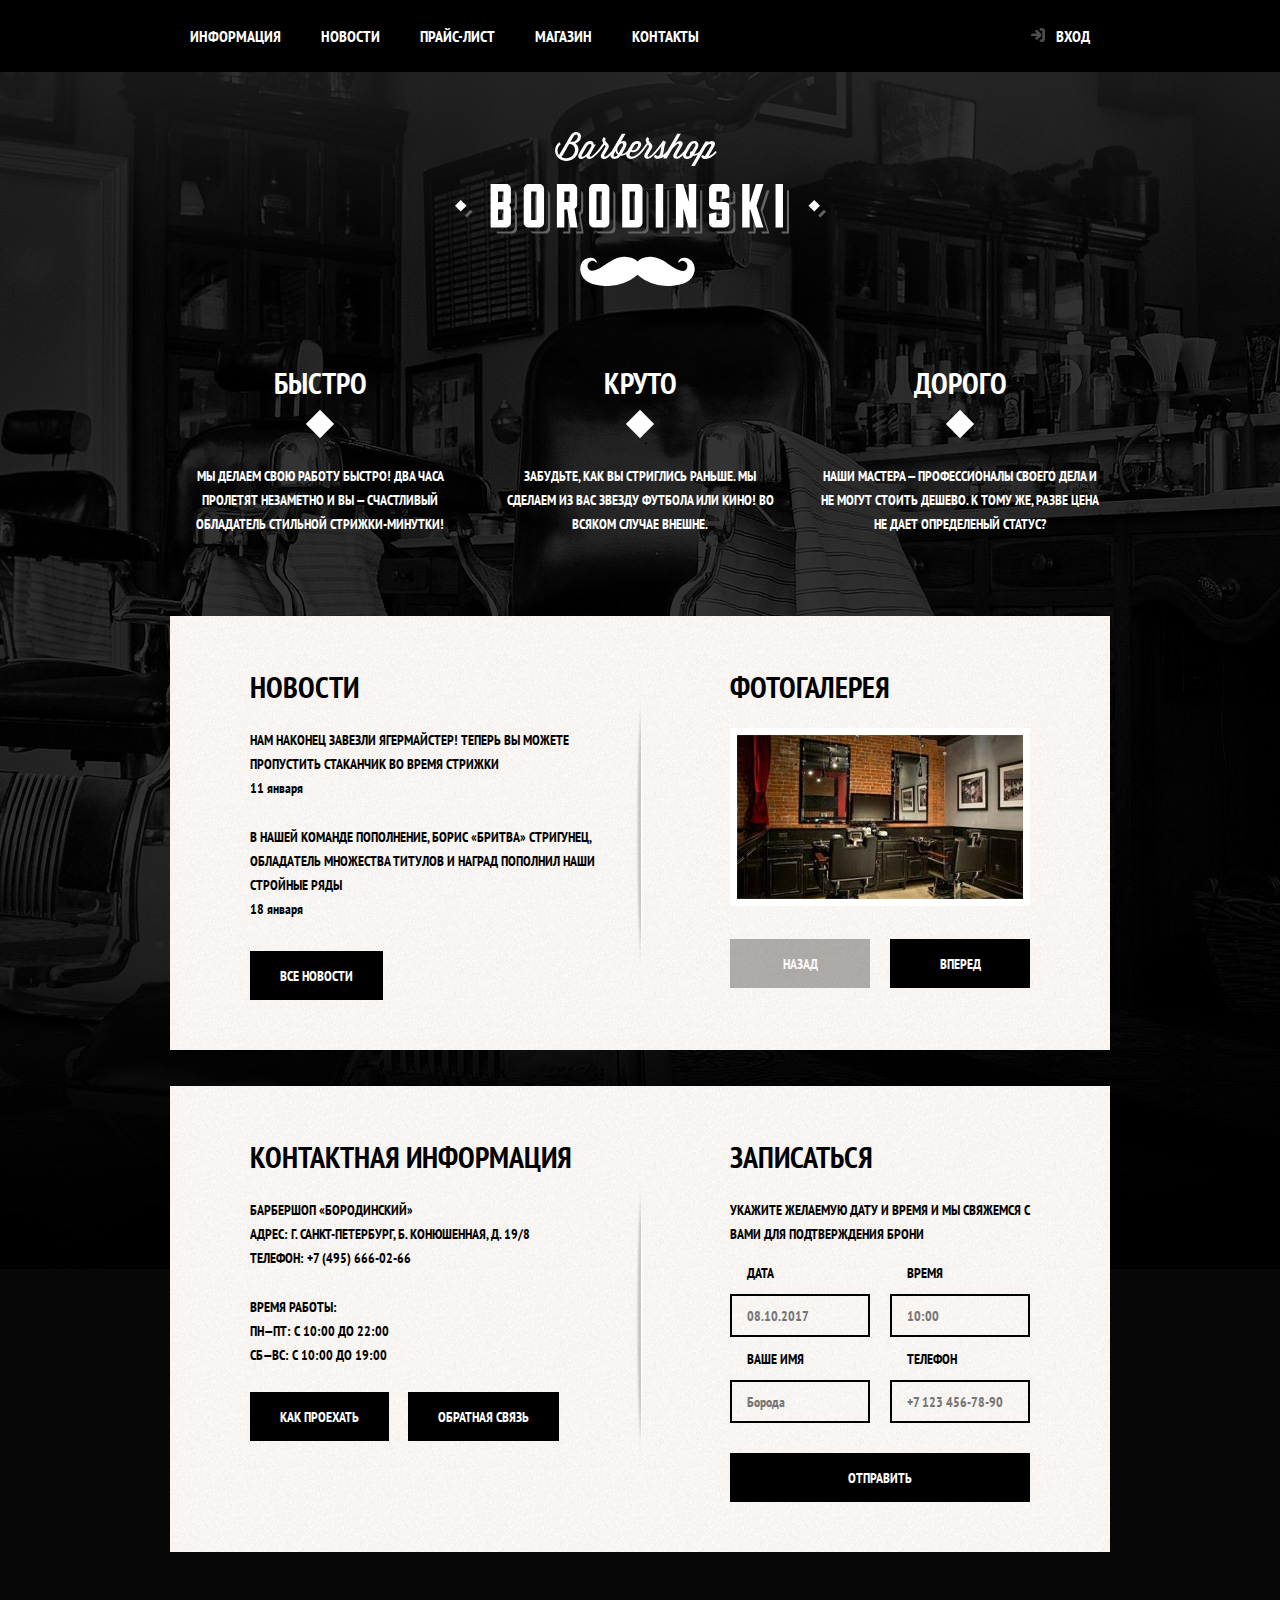
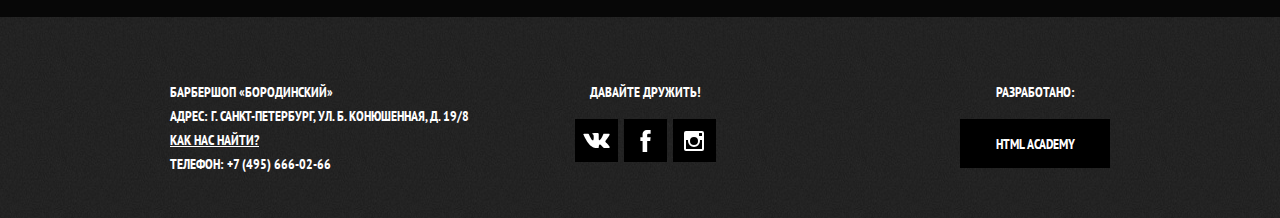
<file: index.html>
<!DOCTYPE html>
<html lang="ru">
  <head>
    <meta charset="utf-8">
    <title>Барбершоп «Бородинский»</title>
    <link href="https://fonts.googleapis.com/css?family=PT+Sans+Narrow:400,700&amp;subset=cyrillic" rel="stylesheet">
    <link href="css/normalize.css" rel="stylesheet">
    <link href="style.css" rel="stylesheet">
  </head>
  <body>

    <header class="main-header">
      <nav class="main-navigation">
        <a class="main-header-logo">
          <img src="img/index-logo.svg" width="371" height="155" alt="Логотип Барбершопа «Бородинский»">
        </a>
        <div class="main-navigation-wrapper">
          <div class="container">
            <ul class="site-navigation">
              <li><a href="#">Информация</a></li>
              <li><a href="#">Новости</a></li>
              <li><a href="price.html">Прайс-лист</a></li>
              <li><a href="catalog.html">Магазин</a></li>
              <li><a href="#">Контакты</a></li>
            </ul>
            <ul class="user-navigation">
              <li>
                <a class="login-link" href="login.html">Вход</a>
              </li>
            </ul>
          </div>
        </div>
      </nav>
    </header>

    <main class="container">

      <h1 class="visually-hidden">Барбершоп «Бородинский»</h1>

      <section class="features">
        <h2 class="visually-hidden">Преимущества</h2>
        <ul class="features-list">
          <li class="feature-item">
            <h3>Быстро</h3>
            <p>Мы делаем свою работу быстро! Два часа пролетят незаметно и вы — счастливый обладатель стильной стрижки-минутки!</p>
          </li>
          <li class="feature-item">
            <h3>Круто</h3>
            <p>Забудьте, как вы стриглись раньше. Мы сделаем из вас звезду футбола или кино! Во всяком случае внешне.</p>
          </li>
          <li class="feature-item">
            <h3>Дорого</h3>
            <p>Наши мастера — профессионалы своего дела и не могут стоить дешево. К тому же, разве цена не дает определеный статус?</p>
          </li>
        </ul>
      </section>

      <div class="index-columns">
        <section class="news">
          <h2>Новости</h2>
          <ul class="news-list">
            <li class="news-item">
              <p>Нам наконец завезли ягермайстер! Теперь вы можете пропустить стаканчик во время стрижки</p>
              <time datetime="2019-01-11">11 января</time>
            </li>
            <li class="news-item">
              <p>В нашей команде пополнение, Борис «Бритва» Стригунец, обладaтель множества титулов и наград пополнил наши стройные ряды</p>
              <time datetime="2019-01-18">18 января</time>
            </li>
          </ul>
          <a class="button" href="news.html">Все новости</a>
        </section>

        <section class="gallery">
          <h2>Фотогалерея</h2>
          <div class="gallery-container">
            <figure class="gallery-content">
              <a href="#"><img class="gallery-img" src="img/studio.jpg" width="286" height="164" alt=""></a>
            </figure>
            <button class="button gallery-button gallery-button-back" type="button" disabled>Назад</button>
            <button class="button gallery-button gallery-button-next" type="button">Вперед</button>
          </div>
        </section>
      </div>

      <div class="index-columns">
        <section class="contacts">
          <h2>Контактная информация</h2>
          <p>
            Барбершоп «Бородинский»<br>
            Адрес: г. Санкт-Петербург, Б. Конюшенная, д. 19/8<br>
            Телефон: +7 (495) 666-02-66
          </p>
          <p>
            Время работы:<br>
            пн—пт: с 10:00 до 22:00<br>
            сб—вс: с 10:00 до 19:00
          </p>
          <a class="button js-map-btn" href="#">Как проехать</a>
          <a class="button" href="#">Обратная связь</a>
        </section>

        <section class="appointment">
          <h2>Записаться</h2>
          <p class="appointment-info">Укажите желаемую дату и время и мы свяжемся с вами для подтверждения брони</p>
          <!-- Форма записи -->
          <form class="appointment-form" action="http://echo.htmlacademy.ru" method="post">
            <p class="appointment-item">
              <label for="appointment-date">Дата</label>
              <input id="appointment-date" type="text" name="date" value="" placeholder="08.10.2017">
            </p>
            <p class="appointment-item">
              <label for="appointment-time">Время</label>
              <input id="appointment-time" type="text" name="time" value="" placeholder="10:00">
            </p>
            <p class="appointment-item">
              <label for="appointment-name">Ваше имя</label>
              <input id="appointment-name" type="text" name="name" value="" placeholder="Борода">
            </p>
            <p class="appointment-item">
              <label for="appointment-phone">Телефон</label>
              <input id="appointment-phone" type="tel" name="phone" value="" placeholder="+7 123 456-78-90">
            </p>
            <button class="button" type="submit">Отправить</button>
          </form>
        </section>
      </div>
    </main>

    <footer class="main-footer">
      <div class="container">
        <p class="footer-contacts">
          Барбершоп «Бородинский»<br>
          Адрес: г. Санкт-Петербург, ул. Б. Конюшенная, д. 19/8<br>
          <a href="#">Как нас найти?</a><br>
          Телефон: +7 (495) 666-02-66
        </p>
        <div class="footer-social">
          <b>Давайте дружить!</b>
          <ul>
            <li><a class="social-button" href="#"><span class="visually-hidden">Вконтакте</span><svg xmlns="http://www.w3.org/2000/svg" width="27" height="15" viewBox="0 0 26.14 14.91"><path d="M26 13.47l-.09-.17a13.55 13.55 0 0 0-2.6-3q-.87-.83-1.1-1.12A1 1 0 0 1 22 8a10.27 10.27 0 0 1 1.22-1.78l.88-1.16q2.35-3.13 2-4L26 .94a.8.8 0 0 0-.4-.22 2.14 2.14 0 0 0-.87 0h-3.92a.51.51 0 0 0-.27 0h-.3a.6.6 0 0 0-.15.14.93.93 0 0 0-.14.24 22.22 22.22 0 0 1-1.46 3.06q-.5.84-.93 1.46a7 7 0 0 1-.71.91 4.94 4.94 0 0 1-.52.47q-.23.18-.35.15l-.23-.05a.9.9 0 0 1-.31-.33 1.49 1.49 0 0 1-.16-.53V1.6a3.14 3.14 0 0 0 0-.62 2.12 2.12 0 0 0-.14-.44.73.73 0 0 0-.28-.33 1.57 1.57 0 0 0-.46-.18A9 9 0 0 0 12.57 0a8.93 8.93 0 0 0-3.25.33 1.83 1.83 0 0 0-.52.41q-.25.3-.07.33a1.67 1.67 0 0 1 1.16.59l.08.16a2.6 2.6 0 0 1 .19.63 6.32 6.32 0 0 1 .12 1 10.59 10.59 0 0 1 0 1.7q-.07.71-.13 1.1a2.21 2.21 0 0 1-.18.64 2.69 2.69 0 0 1-.16.3l-.07.07a1 1 0 0 1-.37.07.86.86 0 0 1-.46-.19 3.27 3.27 0 0 1-.56-.52 7 7 0 0 1-.66-.93q-.37-.6-.76-1.42l-.22-.39q-.2-.38-.56-1.11t-.62-1.43A.9.9 0 0 0 5.2.9h-.07a.93.93 0 0 0-.22-.16A1.44 1.44 0 0 0 4.6.65L.87.68A1 1 0 0 0 .1.94L0 1a.44.44 0 0 0 0 .22 1.08 1.08 0 0 0 .08.37Q.9 3.53 1.86 5.31t1.66 2.87Q4.23 9.27 5 10.24t1 1.24l.37.41.34.33a8.06 8.06 0 0 0 1 .78 16.34 16.34 0 0 0 1.4.9 7.6 7.6 0 0 0 1.79.72 6.19 6.19 0 0 0 2 .22h1.57a1.08 1.08 0 0 0 .72-.3l.05-.07a.9.9 0 0 0 .1-.25 1.38 1.38 0 0 0 0-.37 4.48 4.48 0 0 1 .09-1.05 2.77 2.77 0 0 1 .23-.71 1.74 1.74 0 0 1 .29-.4 1.19 1.19 0 0 1 .23-.2h.11a.86.86 0 0 1 .77.21 4.52 4.52 0 0 1 .83.79q.39.47.93 1.05a6.41 6.41 0 0 0 1 .87l.27.16a3.31 3.31 0 0 0 .71.3 1.53 1.53 0 0 0 .76.07l3.48-.05a1.58 1.58 0 0 0 .8-.17.68.68 0 0 0 .34-.37 1.06 1.06 0 0 0 0-.46 1.71 1.71 0 0 0-.1-.36z" fill="#fff"/></svg></a></li>
            <li><a class="social-button" href="#"><span class="visually-hidden">Facebook</span><svg xmlns="http://www.w3.org/2000/svg" width="19" height="22" viewBox="0 0 10.15 21.74"><path d="M3.34 1.12A4.77 4.77 0 0 1 6.53 0h3.61v3.81H7.81a1.07 1.07 0 0 0-1.09.83v2.55h3.42c-.08 1.23-.24 2.45-.41 3.67h-3v10.87H2.21V10.86H0V7.21h2.19V3.66a3.83 3.83 0 0 1 1.15-2.54z" fill="#fff"/></svg></a></li>
            <li><a class="social-button" href="#"><span class="visually-hidden">Instagram</span><svg xmlns="http://www.w3.org/2000/svg" width="20" height="20" viewBox="0 0 20 20"><path d="M18 0H2a2 2 0 0 0-2 2v16a2 2 0 0 0 2 2h16a2 2 0 0 0 2-2V2a2 2 0 0 0-2-2zm-8 6a4 4 0 1 1-4 4 4 4 0 0 1 4-4zM2.5 18a.47.47 0 0 1-.5-.5V9h2.1a3.4 3.4 0 0 0-.1 1 6 6 0 1 0 12 0 3.4 3.4 0 0 0-.1-1H18v8.5a.47.47 0 0 1-.5.5zM18 4.5a.47.47 0 0 1-.5.5h-2a.47.47 0 0 1-.5-.5v-2a.47.47 0 0 1 .5-.5h2a.47.47 0 0 1 .5.5z" fill="#fff"/></svg></a></li>
          </ul>
        </div>
        <p class="footer-copyright">
          <b>Разработано:</b>
          <a class="button" href="https://htmlacademy.ru">HTML Academy</a>
        </p>
      </div>
    </footer>

    <section class="modal modal-login">
      <h2>Личный кабинет</h2>
      <p class="modal-description">Введите пожалуйста свой логин и пароль</p>
      <form class="login-form" action="http://echo.htmlacademy.ru" method="post">
        <p>
          <label class="visually-hidden" for="user-login">Логин</label>
          <input class="login-icon-user" id="user-login" type="text" name="login" placeholder="Логин">
        </p>
        <p>
          <label class="visually-hidden" for="user-password">Пароль</label>
          <input class="login-icon-password" id="user-password" type="password" name="password" placeholder="Пароль">
        </p>
        <p class="login-help">
          <label class="custom-checkbox login-checkbox">
            <input type="checkbox" name="remember" class="visually-hidden">
            <span class="checkbox-indicator"></span>
            Запомните меня
          </label>
          <a class="restore" href="#">Я забыл пароль!</a>
        </p>
        <button class="button" type="submit">Войти</button>
      </form>
      <button class="modal-close" type="button">Закрыть</button>
    </section>

    <section class="modal modal-map">
      <h2 class="visually-hidden">Как до нас добраться</h2>
      <iframe src="https://yandex.uz/map-widget/v1/-/CCvqJA9z" width="766" height="560" frameborder="0" allowfullscreen="true"></iframe>
      <p class="visually-hidden">
        <img src="img/map.jpg" width="780" height="560" alt="Офис компании по адресу ул. Большая Конюшенная 19/8, Санкт-Петербург">
      </p>
      <button class="modal-close" type="button">Закрыть</button>
    </section>

    <script src="js/popup.js"></script>
    <script src="js/map.js"></script>

  </body>
</html>
</file>
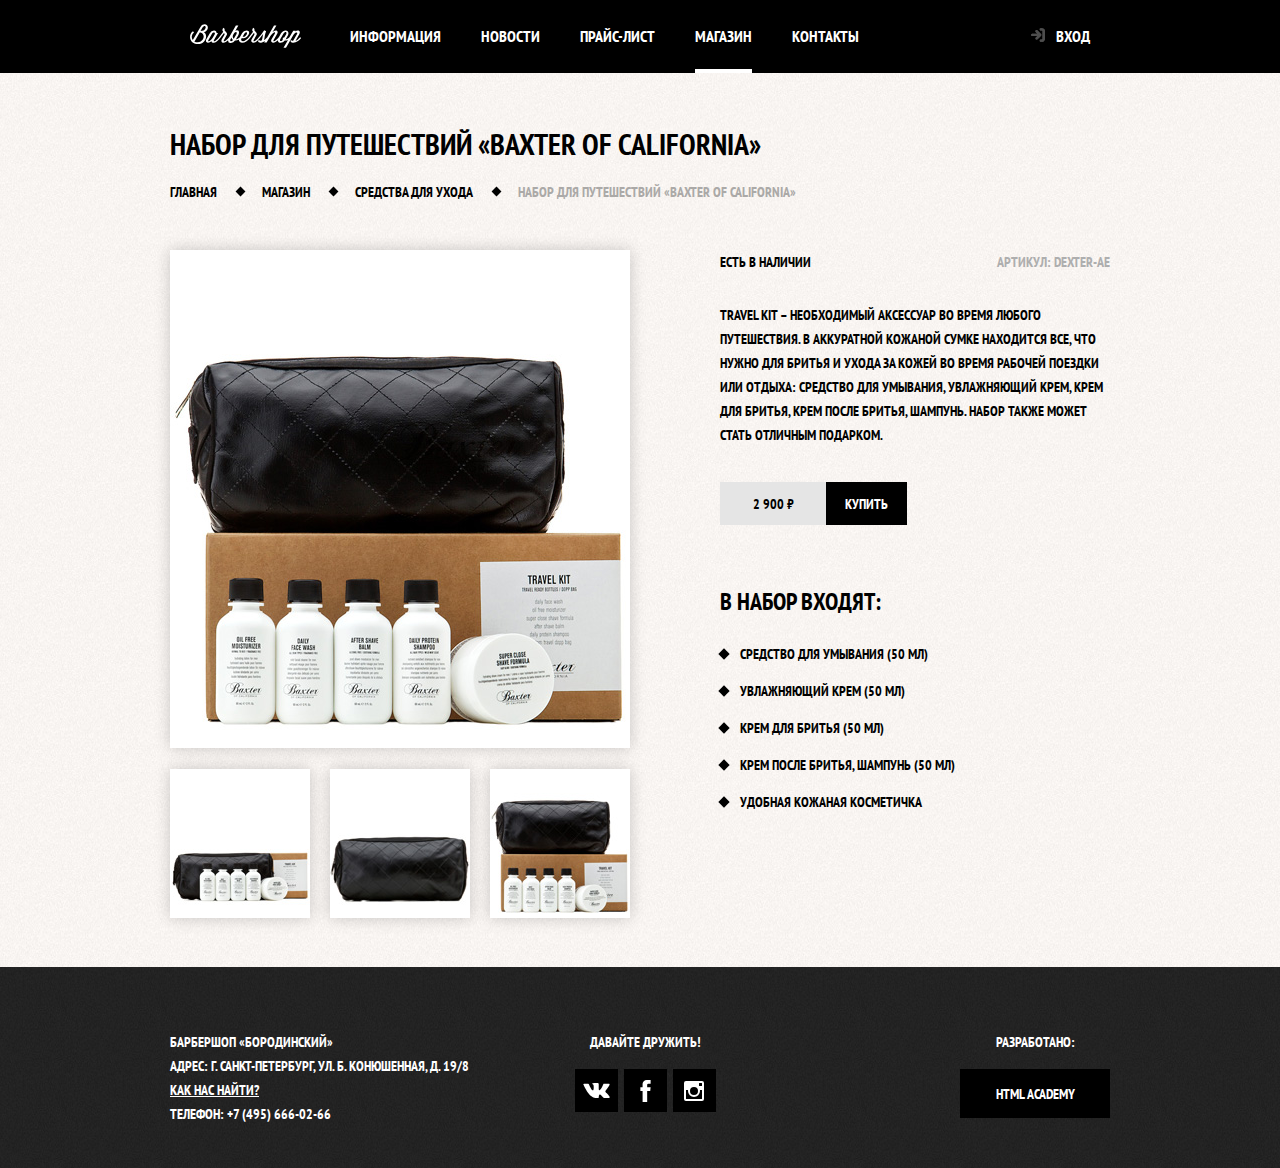
<file: catalog-item.html>
<!DOCTYPE html>
<html lang="ru">
  <head>
    <meta charset="utf-8">
    <title>Барбершоп «Бородинский»</title>
    <link href="https://fonts.googleapis.com/css?family=PT+Sans+Narrow:400,700&amp;subset=cyrillic" rel="stylesheet">
    <link href="css/normalize.css" rel="stylesheet">
    <link href="style.css" rel="stylesheet">
  </head>
  <body class="inner-page">

    <header class="main-header">
      <nav class="main-navigation container">
        <a class="main-header-logo" href="index.html">
          <img src="img/logo.svg" width="111" height="24" alt="Логотип Барбершопа «Бородинский»">
        </a>
        <ul class="site-navigation">
          <li><a href="#">Информация</a></li>
          <li><a href="#">Новости</a></li>
          <li><a href="price.html">Прайс-лист</a></li>
          <li class="site-navigation-current"><a href="catalog.html">Магазин</a></li>
          <li><a href="#">Контакты</a></li>
        </ul>
        <ul class="user-navigation">
          <a class="login-link" href="login.html">Вход</a>
        </ul>
      </nav>
    </header>

    <main class="container">
      <h1 class="page-title">Набор для путешествий «Baxter of California»</h1>

      <ul class="breadcrumbs">
        <li><a href="index.html">Главная</a></li>
        <li><a href="catalog.html">Магазин</a></li>
        <li><a href="#">Средства для ухода</a></li>
        <li class="breadcrumbs-current">Набор для путешествий «Baxter of California»</li>
      </ul>

      <div class="catalog-columns">
        <section class="product-photos">
          <h2 class="visually-hidden">Изображения товара</h2>
          <p class="product-photo-full">
            <img src="img/product-big.jpg" width="460" height="498" alt="Фото всего набора">
          </p>
          <ul class="product-photo-preview">
            <li><img src="img/product-small-1.jpg" width="140" height="149" alt="Фото в анфас"></li>
            <li><img src="img/product-small-2.jpg" width="140" height="149" alt="Фото в профиль"></li>
            <li><img src="img/product-small-3.jpg" width="140" height="149" alt="Фото отдельной части"></li>
          </ul>
        </section>

        <section class="product-info">
          <h2 class="visually-hidden">Описание товара</h2>
          <div class="product-article-wrapper">
            <p class="product-availability">Есть в наличии</p>
            <p class="product-article">Артикул: dexter-ae</p>
          </div>
          <p class="product-text">Travel Kit – необходимый аксессуар во время любого путешествия. В аккуратной кожаной сумке находится все, что нужно для бритья и ухода за кожей во время рабочей поездки или отдыха: средство для умывания, увлажняющий крем, крем для бритья, крем после бритья, шампунь. Набор также может стать отличным подарком.</p>
          <p class="product-price">
            <b>2 900 ₽</b>
            <a class="button" href="#">Купить</a>
          </p>
          <h3>В набор входят:</h3>
          <ul class="custom-list-1">
            <li>Средство для умывания (50 мл)</li>
            <li>Увлажняющий крем (50 мл)</li>
            <li>Крем для бритья (50 мл)</li>
            <li>Крем после бритья, шампунь (50 мл)</li>
            <li>Удобная кожаная косметичка</li>
          </ul>
        </section>
      </div>

    </main>

    <footer class="main-footer">
      <div class="container">
        <p class="footer-contacts">
          Барбершоп «Бородинский»<br>
          Адрес: г. Санкт-Петербург, ул. Б. Конюшенная, д. 19/8<br>
          <a href="#">Как нас найти?</a><br>
          Телефон: +7 (495) 666-02-66
        </p>
        <div class="footer-social">
          <b>Давайте дружить!</b>
          <ul>
            <li><a class="social-button" href="#"><span class="visually-hidden">Вконтакте</span><svg xmlns="http://www.w3.org/2000/svg" width="27" height="15" viewBox="0 0 26.14 14.91"><path d="M26 13.47l-.09-.17a13.55 13.55 0 0 0-2.6-3q-.87-.83-1.1-1.12A1 1 0 0 1 22 8a10.27 10.27 0 0 1 1.22-1.78l.88-1.16q2.35-3.13 2-4L26 .94a.8.8 0 0 0-.4-.22 2.14 2.14 0 0 0-.87 0h-3.92a.51.51 0 0 0-.27 0h-.3a.6.6 0 0 0-.15.14.93.93 0 0 0-.14.24 22.22 22.22 0 0 1-1.46 3.06q-.5.84-.93 1.46a7 7 0 0 1-.71.91 4.94 4.94 0 0 1-.52.47q-.23.18-.35.15l-.23-.05a.9.9 0 0 1-.31-.33 1.49 1.49 0 0 1-.16-.53V1.6a3.14 3.14 0 0 0 0-.62 2.12 2.12 0 0 0-.14-.44.73.73 0 0 0-.28-.33 1.57 1.57 0 0 0-.46-.18A9 9 0 0 0 12.57 0a8.93 8.93 0 0 0-3.25.33 1.83 1.83 0 0 0-.52.41q-.25.3-.07.33a1.67 1.67 0 0 1 1.16.59l.08.16a2.6 2.6 0 0 1 .19.63 6.32 6.32 0 0 1 .12 1 10.59 10.59 0 0 1 0 1.7q-.07.71-.13 1.1a2.21 2.21 0 0 1-.18.64 2.69 2.69 0 0 1-.16.3l-.07.07a1 1 0 0 1-.37.07.86.86 0 0 1-.46-.19 3.27 3.27 0 0 1-.56-.52 7 7 0 0 1-.66-.93q-.37-.6-.76-1.42l-.22-.39q-.2-.38-.56-1.11t-.62-1.43A.9.9 0 0 0 5.2.9h-.07a.93.93 0 0 0-.22-.16A1.44 1.44 0 0 0 4.6.65L.87.68A1 1 0 0 0 .1.94L0 1a.44.44 0 0 0 0 .22 1.08 1.08 0 0 0 .08.37Q.9 3.53 1.86 5.31t1.66 2.87Q4.23 9.27 5 10.24t1 1.24l.37.41.34.33a8.06 8.06 0 0 0 1 .78 16.34 16.34 0 0 0 1.4.9 7.6 7.6 0 0 0 1.79.72 6.19 6.19 0 0 0 2 .22h1.57a1.08 1.08 0 0 0 .72-.3l.05-.07a.9.9 0 0 0 .1-.25 1.38 1.38 0 0 0 0-.37 4.48 4.48 0 0 1 .09-1.05 2.77 2.77 0 0 1 .23-.71 1.74 1.74 0 0 1 .29-.4 1.19 1.19 0 0 1 .23-.2h.11a.86.86 0 0 1 .77.21 4.52 4.52 0 0 1 .83.79q.39.47.93 1.05a6.41 6.41 0 0 0 1 .87l.27.16a3.31 3.31 0 0 0 .71.3 1.53 1.53 0 0 0 .76.07l3.48-.05a1.58 1.58 0 0 0 .8-.17.68.68 0 0 0 .34-.37 1.06 1.06 0 0 0 0-.46 1.71 1.71 0 0 0-.1-.36z" fill="#fff"/></svg></a></li>
            <li><a class="social-button" href="#"><span class="visually-hidden">Facebook</span><svg xmlns="http://www.w3.org/2000/svg" width="19" height="22" viewBox="0 0 10.15 21.74"><path d="M3.34 1.12A4.77 4.77 0 0 1 6.53 0h3.61v3.81H7.81a1.07 1.07 0 0 0-1.09.83v2.55h3.42c-.08 1.23-.24 2.45-.41 3.67h-3v10.87H2.21V10.86H0V7.21h2.19V3.66a3.83 3.83 0 0 1 1.15-2.54z" fill="#fff"/></svg></a></li>
            <li><a class="social-button" href="#"><span class="visually-hidden">Instagram</span><svg xmlns="http://www.w3.org/2000/svg" width="20" height="20" viewBox="0 0 20 20"><path d="M18 0H2a2 2 0 0 0-2 2v16a2 2 0 0 0 2 2h16a2 2 0 0 0 2-2V2a2 2 0 0 0-2-2zm-8 6a4 4 0 1 1-4 4 4 4 0 0 1 4-4zM2.5 18a.47.47 0 0 1-.5-.5V9h2.1a3.4 3.4 0 0 0-.1 1 6 6 0 1 0 12 0 3.4 3.4 0 0 0-.1-1H18v8.5a.47.47 0 0 1-.5.5zM18 4.5a.47.47 0 0 1-.5.5h-2a.47.47 0 0 1-.5-.5v-2a.47.47 0 0 1 .5-.5h2a.47.47 0 0 1 .5.5z" fill="#fff"/></svg></a></li>
          </ul>
        </div>
        <p class="footer-copyright">
          <b>Разработано:</b>
          <a class="button" href="https://htmlacademy.ru">HTML Academy</a>
        </p>
      </div>
    </footer>

    <section class="modal modal-login">
      <h2>Личный кабинет</h2>
      <p class="modal-description">Введите пожалуйста свой логин и пароль</p>
      <form class="login-form" action="http://echo.htmlacademy.ru" method="post">
        <p>
          <label class="visually-hidden" for="user-login">Логин</label>
          <input class="login-icon-user" id="user-login" type="text" name="login" placeholder="Логин">
        </p>
        <p>
          <label class="visually-hidden" for="user-password">Пароль</label>
          <input class="login-icon-password" id="user-password" type="password" name="password" placeholder="Пароль">
        </p>
        <p class="login-help">
          <label class="custom-checkbox login-checkbox">
            <input type="checkbox" name="remember" class="visually-hidden">
            <span class="checkbox-indicator"></span>
            Запомните меня
          </label>
          <a class="restore" href="#">Я забыл пароль!</a>
        </p>
        <button class="button" type="submit">Войти</button>
      </form>
      <button class="modal-close" type="button">Закрыть</button>
    </section>

    <script src="js/popup.js"></script>

  </body>
</html>
</file>
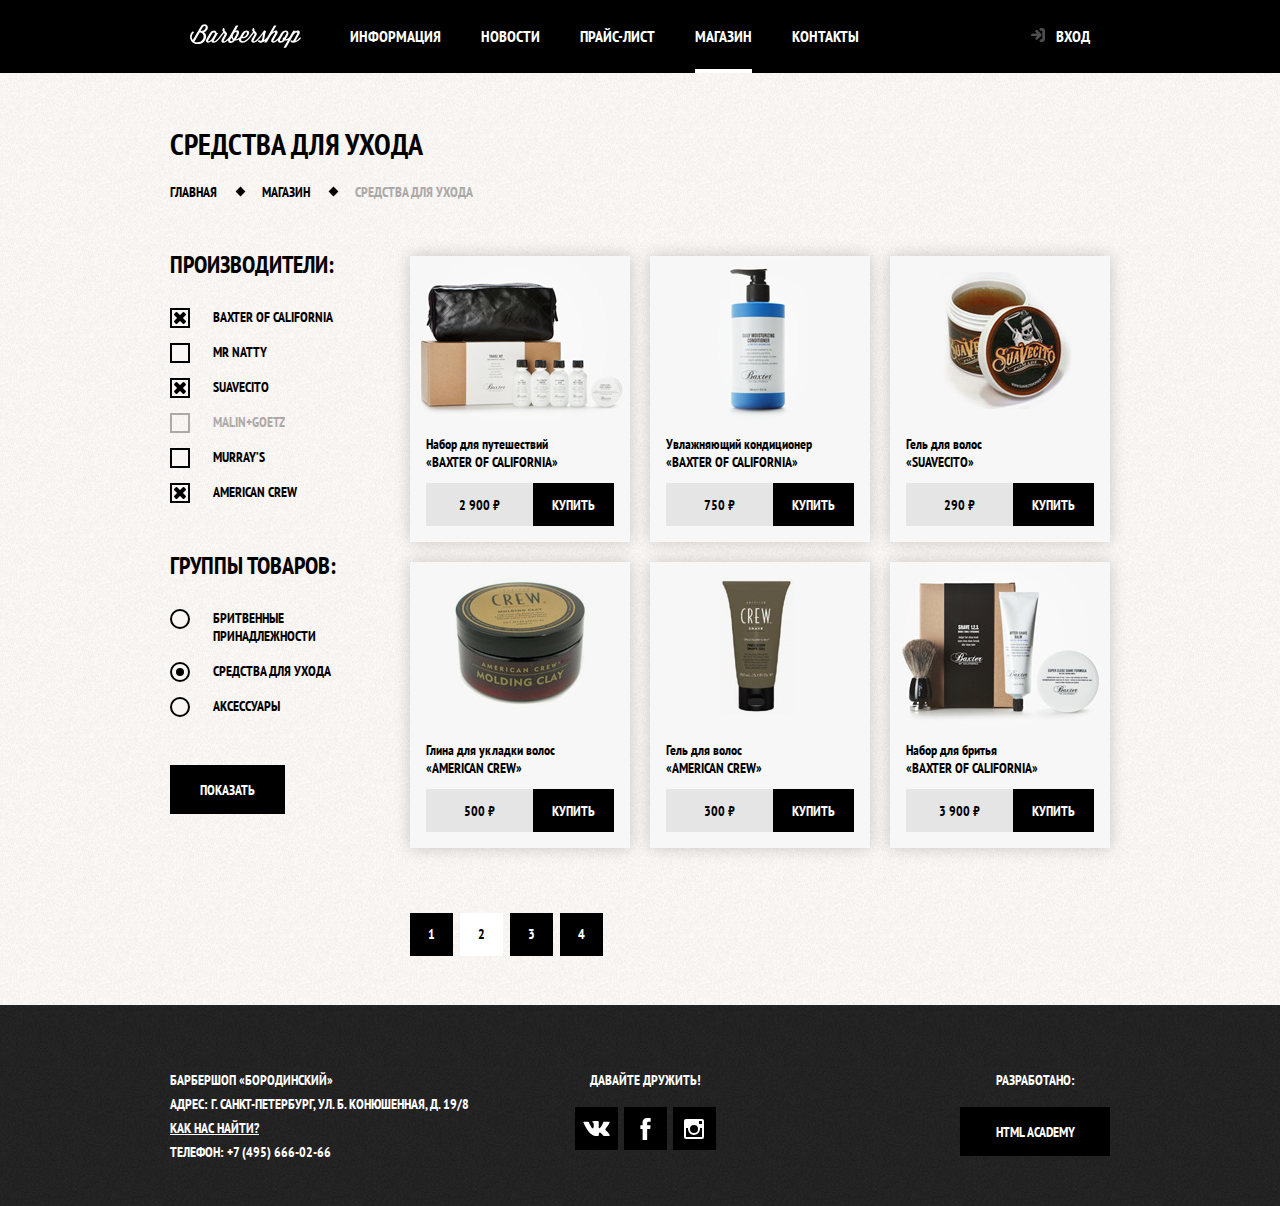
<file: catalog.html>
<!DOCTYPE html>
<html lang="ru">
  <head>
    <meta charset="utf-8">
    <title>Барбершоп «Бородинский»</title>
    <link href="https://fonts.googleapis.com/css?family=PT+Sans+Narrow:400,700&amp;subset=cyrillic" rel="stylesheet">
    <link href="css/normalize.css" rel="stylesheet">
    <link href="style.css" rel="stylesheet">
  </head>
  <body class="inner-page">

    <header class="main-header">
      <nav class="main-navigation container">
        <a class="main-header-logo" href="index.html">
          <img src="img/logo.svg" width="111" height="24" alt="Логотип Барбершопа «Бородинский»">
        </a>
        <ul class="site-navigation">
          <li><a href="#">Информация</a></li>
          <li><a href="#">Новости</a></li>
          <li><a href="price.html">Прайс-лист</a></li>
          <li class="site-navigation-current"><a>Магазин</a></li>
          <li><a href="#">Контакты</a></li>
        </ul>
        <ul class="user-navigation">
          <li>
            <a class="login-link" href="login.html">Вход</a>
          </li>
        </ul>
      </nav>
    </header>

    <main class="container">

      <h1 class="page-title">Средства для ухода</h1>

      <ul class="breadcrumbs">
        <li><a href="index.html">Главная</a></li>
        <li><a href="catalog.html">Магазин</a></li>
        <li class="breadcrumbs-current">Средства для ухода</li>
      </ul>

      <div class="catalog-columns">
        <section class="filters">
          <h2 class="visually-hidden">Фильтр товаров</h2>
          <!-- Фильтр товаров -->
          <form class="filter" method="get" action="https://echo.htmlacademy.ru">
            <fieldset>
              <legend>Производители:</legend>
              <ul class="filter-input-list">
                <li class="filter-option">
                  <label class="custom-checkbox" for="filter-baxter-of-california">
                    <input class="visually-hidden filter-input filter-input-checkbox" id="filter-baxter-of-california" type="checkbox" name="baxter-of-california" checked>
                    <span class="checkbox-indicator"></span>
                    <span class="custom-label">Baxter of California</span>
                  </label>
                </li>
                <li class="filter-option">
                  <label class="custom-checkbox" for="filter-mr-matty">
                    <input class="visually-hidden filter-input filter-input-checkbox" id="filter-mr-matty" type="checkbox" name="mr-natty">
                    <span class="checkbox-indicator"></span>
                    <span class="custom-label">Mr Natty</span>
                  </label>
                </li>
                <li class="filter-option">
                  <label class="custom-checkbox" for="filter-suavecito">
                    <input class="visually-hidden filter-input filter-input-checkbox" id="filter-suavecito" type="checkbox" name="suavecito" checked>
                    <span class="checkbox-indicator"></span>
                    <span class="custom-label">Suavecito</span>
                  </label>
                </li>
                <li class="filter-option">
                  <label class="custom-checkbox" for="filter-malin+goetz">
                    <input class="visually-hidden filter-input filter-input-checkbox" id="filter-malin+goetz" type="checkbox" name="malin+goetz" disabled>
                    <span class="checkbox-indicator"></span>
                    <span class="custom-label">Malin+Goetz</span>
                  </label>
                </li>
                <li class="filter-option">
                  <label class="custom-checkbox" for="filter-murrays">
                    <input class="visually-hidden filter-input filter-input-checkbox" id="filter-murrays" type="checkbox" name="murrays">
                    <span class="checkbox-indicator"></span>
                    <span class="custom-label">Murray’s</span>
                  </label>
                </li>
                <li class="filter-option">
                  <label class="custom-checkbox" for="filter-american-crew">
                    <input class="visually-hidden filter-input filter-input-checkbox" id="filter-american-crew" type="checkbox" name="american-crew" checked>
                    <span class="checkbox-indicator"></span>
                    <span class="custom-label">American Crew</span>
                  </label>
                </li>
              </ul>
            </fieldset>
            <fieldset>
              <legend>Группы товаров:</legend>
              <ul class="filter-input-list">
                <li class="filter-option">
                  <label class="custom-radio" for="filter-shave">
                    <input class="visually-hidden filter-input filter-input-radio" id="filter-shave" type="radio" name="product-group" value="shaving">
                    <span class="radio-indicator"></span>
                    <span class="custom-label">Бритвенные принадлежности</span>
                  </label>
                </li>
                <li class="filter-option">
                  <label class="custom-radio" for="filter-hair-care">
                    <input class="visually-hidden filter-input filter-input-radio" id="filter-hair-care" type="radio" name="product-group" value="hair-care" checked>
                    <span class="radio-indicator"></span>
                    <span class="custom-label">Средства для ухода</span>
                  </label>
                </li>
                <li class="filter-option">
                  <label class="custom-radio" for="filter-accessories">
                    <input class="visually-hidden filter-input filter-input-radio" id="filter-accessories" type="radio" name="product-group" value="accessories">
                    <span class="radio-indicator"></span>
                    Аксессуары
                  </label>
                </li>
              </ul>
            </fieldset>
            <button type="submit" class="button filter-button">Показать</button>

          </form>
        </section>

        <section class="catalog">
          <h2 class="visually-hidden">Список средств для ухода</h2>
          <ul class="catalog-list">
            <li class="catalog-item">
              <a href="catalog-item.html">
                <h3>
                  <span class="catalog-category">Набор для путешествий</span>
                  <span class="catalog-item-title">«Baxter of California»</span>
                </h3>
                <p class="catalog-item-image">
                  <img src="img/product-1.jpg" width="220" height="165" alt="Набор для путешествий «Baxter of California»">
                </p>
              </a>
              <p class="catalog-item-price">
                <b>2 900 ₽</b>
                <a class="button" href="#">Купить</a>
              </p>
            </li>
            <li class="catalog-item">
              <a href="catalog-item.html">
                <h3>
                  <span class="catalog-category">Увлажняющий кондиционер</span>
                  <span class="catalog-item-title">«Baxter of California»</span>
                </h3>
                <p class="catalog-item-image">
                    <img src="img/product-2.jpg" width="220" height="165" alt="Увлажняющий кондиционер «Baxter of California»">
                </p>
              </a>
              <p class="catalog-item-price">
                <b>750 ₽</b>
                <a class="button" href="#">Купить</a>
              </p>
            </li>
            <li class="catalog-item">
              <a href="catalog-item.html">
                <h3>
                  <span class="catalog-category">Гель для волос</span>
                  <span class="catalog-item-title">«SUAVECITO»</span>
                </h3>
                <p class="catalog-item-image">
                  <img src="img/product-3.jpg" width="220" height="165" alt="Гель для волос «SUAVECITO»">
                </p>
              </a>
              <p class="catalog-item-price">
                <b>290 ₽</b>
                <a class="button" href="#">Купить</a>
              </p>
            </li>
            <li class="catalog-item">
              <a href="catalog-item.html">
                <h3>
                  <span class="catalog-category">Глина для укладки волос</span>
                  <span class="catalog-item-title">«American crew»</span>
                </h3>
                <p class="catalog-item-image">
                  <img src="img/product-4.jpg" width="220" height="165" alt="Глина для укладки волос «American crew»">
                </p>
              </a>
              <p class="catalog-item-price">
                <b>500 ₽</b>
                <a class="button" href="#">Купить</a>
              </p>
            </li>
            <li class="catalog-item">
              <a href="catalog-item.html">
                <h3>
                  <span class="catalog-category">Гель для волос</span>
                  <span class="catalog-item-title">«American crew»</span>
                </h3>
                <p class="catalog-item-image">
                  <img src="img/product-5.jpg" width="220" height="165" alt="Гель для волос «American crew»">
                </p>
              </a>
              <p class="catalog-item-price">
                <b>300 ₽</b>
                <a class="button" href="#">Купить</a>
              </p>
            </li>
            <li class="catalog-item">
              <a href="catalog-item.html">
                <h3>
                  <span class="catalog-category">Набор для бритья</span>
                  <span class="catalog-item-title">«Baxter of California»</span>
                </h3>
                <p class="catalog-item-image">
                  <img src="img/product-6.jpg" width="220" height="165" alt="Набор для бритья «Baxter of California»">
                </p>
              </a>
              <p class="catalog-item-price">
                <b>3 900 ₽</b>
                <a class="button" href="#">Купить</a>
              </p>
            </li>
          </ul>

          <ul class="pagination-list">
            <li class="pagination-item"><a href="#">1</a></li>
            <li class="pagination-item pagination-item-current"><a>2</a></li>
            <li class="pagination-item"><a href="#">3</a></li>
            <li class="pagination-item"><a href="#">4</a></li>
          </ul>
        </section>
      </div>

    </main>

    <footer class="main-footer">
      <div class="container">
        <p class="footer-contacts">
          Барбершоп «Бородинский»<br>
          Адрес: г. Санкт-Петербург, ул. Б. Конюшенная, д. 19/8<br>
          <a href="#">Как нас найти?</a><br>
          Телефон: +7 (495) 666-02-66
        </p>
        <div class="footer-social">
          <b>Давайте дружить!</b>
          <ul>
            <li><a class="social-button" href="#"><span class="visually-hidden">Вконтакте</span><svg xmlns="http://www.w3.org/2000/svg" width="27" height="15" viewBox="0 0 26.14 14.91"><path d="M26 13.47l-.09-.17a13.55 13.55 0 0 0-2.6-3q-.87-.83-1.1-1.12A1 1 0 0 1 22 8a10.27 10.27 0 0 1 1.22-1.78l.88-1.16q2.35-3.13 2-4L26 .94a.8.8 0 0 0-.4-.22 2.14 2.14 0 0 0-.87 0h-3.92a.51.51 0 0 0-.27 0h-.3a.6.6 0 0 0-.15.14.93.93 0 0 0-.14.24 22.22 22.22 0 0 1-1.46 3.06q-.5.84-.93 1.46a7 7 0 0 1-.71.91 4.94 4.94 0 0 1-.52.47q-.23.18-.35.15l-.23-.05a.9.9 0 0 1-.31-.33 1.49 1.49 0 0 1-.16-.53V1.6a3.14 3.14 0 0 0 0-.62 2.12 2.12 0 0 0-.14-.44.73.73 0 0 0-.28-.33 1.57 1.57 0 0 0-.46-.18A9 9 0 0 0 12.57 0a8.93 8.93 0 0 0-3.25.33 1.83 1.83 0 0 0-.52.41q-.25.3-.07.33a1.67 1.67 0 0 1 1.16.59l.08.16a2.6 2.6 0 0 1 .19.63 6.32 6.32 0 0 1 .12 1 10.59 10.59 0 0 1 0 1.7q-.07.71-.13 1.1a2.21 2.21 0 0 1-.18.64 2.69 2.69 0 0 1-.16.3l-.07.07a1 1 0 0 1-.37.07.86.86 0 0 1-.46-.19 3.27 3.27 0 0 1-.56-.52 7 7 0 0 1-.66-.93q-.37-.6-.76-1.42l-.22-.39q-.2-.38-.56-1.11t-.62-1.43A.9.9 0 0 0 5.2.9h-.07a.93.93 0 0 0-.22-.16A1.44 1.44 0 0 0 4.6.65L.87.68A1 1 0 0 0 .1.94L0 1a.44.44 0 0 0 0 .22 1.08 1.08 0 0 0 .08.37Q.9 3.53 1.86 5.31t1.66 2.87Q4.23 9.27 5 10.24t1 1.24l.37.41.34.33a8.06 8.06 0 0 0 1 .78 16.34 16.34 0 0 0 1.4.9 7.6 7.6 0 0 0 1.79.72 6.19 6.19 0 0 0 2 .22h1.57a1.08 1.08 0 0 0 .72-.3l.05-.07a.9.9 0 0 0 .1-.25 1.38 1.38 0 0 0 0-.37 4.48 4.48 0 0 1 .09-1.05 2.77 2.77 0 0 1 .23-.71 1.74 1.74 0 0 1 .29-.4 1.19 1.19 0 0 1 .23-.2h.11a.86.86 0 0 1 .77.21 4.52 4.52 0 0 1 .83.79q.39.47.93 1.05a6.41 6.41 0 0 0 1 .87l.27.16a3.31 3.31 0 0 0 .71.3 1.53 1.53 0 0 0 .76.07l3.48-.05a1.58 1.58 0 0 0 .8-.17.68.68 0 0 0 .34-.37 1.06 1.06 0 0 0 0-.46 1.71 1.71 0 0 0-.1-.36z" fill="#fff"/></svg></a></li>
            <li><a class="social-button" href="#"><span class="visually-hidden">Facebook</span><svg xmlns="http://www.w3.org/2000/svg" width="19" height="22" viewBox="0 0 10.15 21.74"><path d="M3.34 1.12A4.77 4.77 0 0 1 6.53 0h3.61v3.81H7.81a1.07 1.07 0 0 0-1.09.83v2.55h3.42c-.08 1.23-.24 2.45-.41 3.67h-3v10.87H2.21V10.86H0V7.21h2.19V3.66a3.83 3.83 0 0 1 1.15-2.54z" fill="#fff"/></svg></a></li>
            <li><a class="social-button" href="#"><span class="visually-hidden">Instagram</span><svg xmlns="http://www.w3.org/2000/svg" width="20" height="20" viewBox="0 0 20 20"><path d="M18 0H2a2 2 0 0 0-2 2v16a2 2 0 0 0 2 2h16a2 2 0 0 0 2-2V2a2 2 0 0 0-2-2zm-8 6a4 4 0 1 1-4 4 4 4 0 0 1 4-4zM2.5 18a.47.47 0 0 1-.5-.5V9h2.1a3.4 3.4 0 0 0-.1 1 6 6 0 1 0 12 0 3.4 3.4 0 0 0-.1-1H18v8.5a.47.47 0 0 1-.5.5zM18 4.5a.47.47 0 0 1-.5.5h-2a.47.47 0 0 1-.5-.5v-2a.47.47 0 0 1 .5-.5h2a.47.47 0 0 1 .5.5z" fill="#fff"/></svg></a></li>
          </ul>
        </div>
        <p class="footer-copyright">
          <b>Разработано:</b>
          <a class="button" href="https://htmlacademy.ru">HTML Academy</a>
        </p>
      </div>
    </footer>

    <section class="modal modal-login">
      <h2>Личный кабинет</h2>
      <p class="modal-description">Введите пожалуйста свой логин и пароль</p>
      <form class="login-form" action="http://echo.htmlacademy.ru" method="post">
        <p>
          <label class="visually-hidden" for="user-login">Логин</label>
          <input class="login-icon-user" id="user-login" type="text" name="login" placeholder="Логин">
        </p>
        <p>
          <label class="visually-hidden" for="user-password">Пароль</label>
          <input class="login-icon-password" id="user-password" type="password" name="password" placeholder="Пароль">
        </p>
        <p class="login-help">
          <label class="custom-checkbox login-checkbox">
            <input type="checkbox" name="remember" class="visually-hidden">
            <span class="checkbox-indicator"></span>
            Запомните меня
          </label>
          <a class="restore" href="#">Я забыл пароль!</a>
        </p>
        <button class="button" type="submit">Войти</button>
      </form>
      <button class="modal-close" type="button">Закрыть</button>
    </section>

    <script src="js/popup.js"></script>

  </body>
</html>
</file>
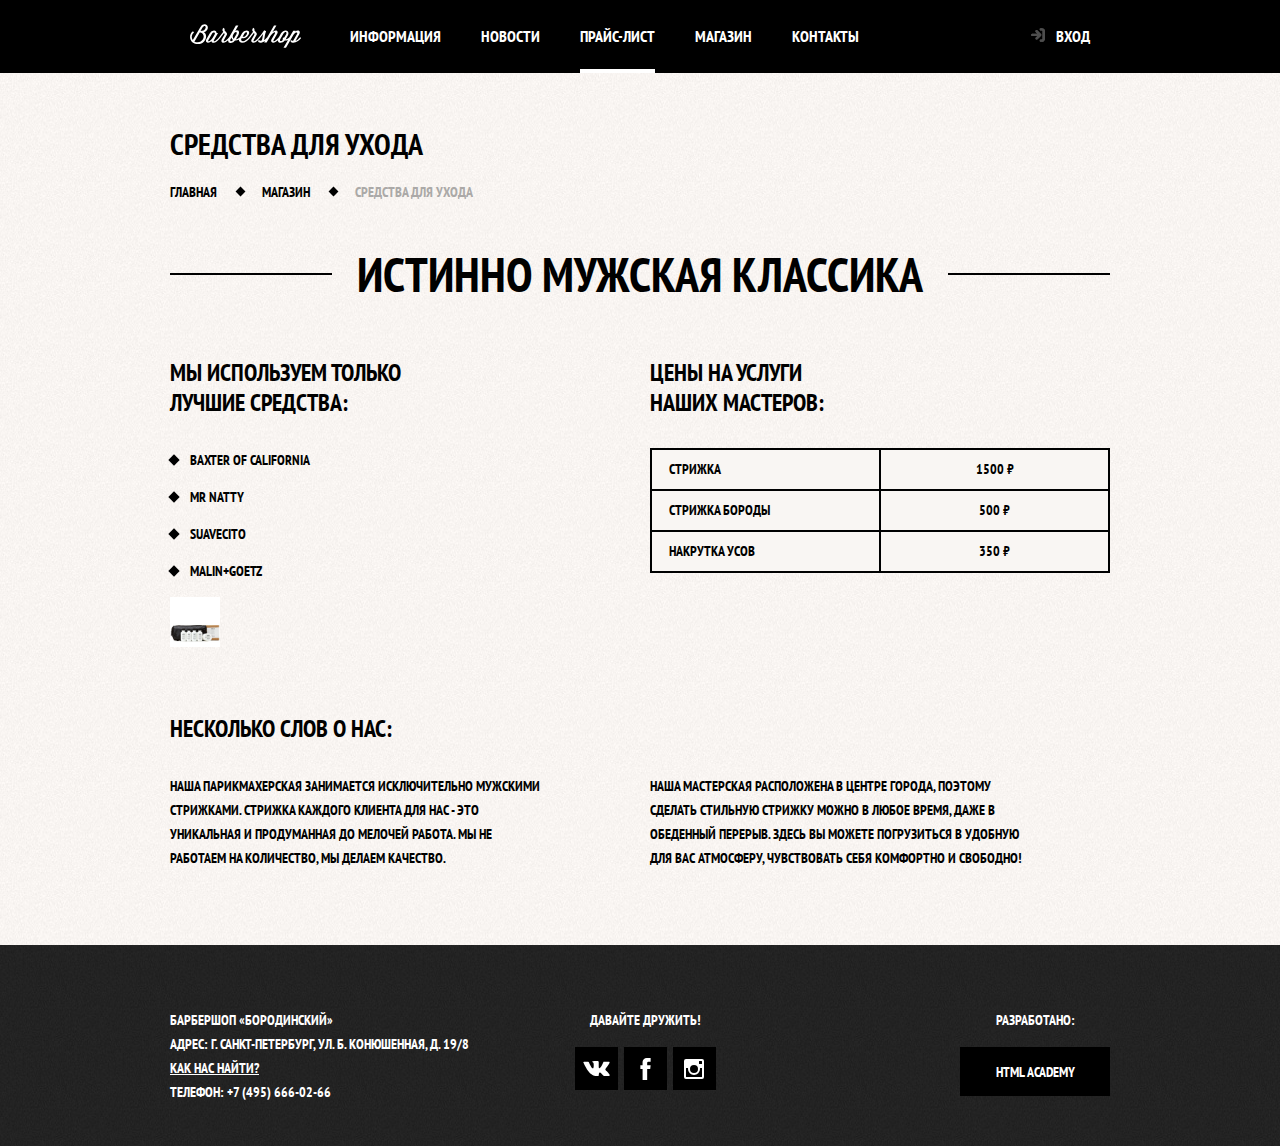
<file: price.html>
<!DOCTYPE html>
<html lang="ru">
  <head>
    <meta charset="utf-8">
    <title>Барбершоп «Бородинский»</title>
    <link href="https://fonts.googleapis.com/css?family=PT+Sans+Narrow:400,700&amp;subset=cyrillic" rel="stylesheet">
    <link href="css/normalize.css" rel="stylesheet">
    <link href="style.css" rel="stylesheet">
  </head>
  <body class="inner-page">

    <header class="main-header">
      <nav class="main-navigation container">
        <a class="main-header-logo" href="index.html">
          <img src="img/logo.svg" width="111" height="24" alt="Логотип Барбершопа «Бородинский»">
        </a>
        <ul class="site-navigation">
          <li><a href="#">Информация</a></li>
          <li><a href="#">Новости</a></li>
          <li class="site-navigation-current"><a>Прайс-лист</a></li>
          <li><a href="catalog.html">Магазин</a></li>
          <li><a href="#">Контакты</a></li>
        </ul>
        <ul class="user-navigation">
          <li>
            <a class="login-link" href="login.html">Вход</a>
          </li>
        </ul>
      </nav>
    </header>

    <main class="container">
      <h1 class="page-title">Средства для ухода</h1>

      <ul class="breadcrumbs">
        <li><a href="index.html">Главная</a></li>
        <li><a href="catalog.html">Магазин</a></li>
        <li class="breadcrumbs-current">Средства для ухода</li>
      </ul>

      <section class="inner-content">
        <h2 class="big-heading">Истинно мужская классика</h2>

        <div class="inner-columns">
          <div class="inner-column-left">
            <h2>Мы используем только<br>
              лучшие средства:</h2>

            <ul class="custom-list-1">
              <li>Baxter of California</li>
              <li>Mr Natty</li>
              <li>Suavecito</li>
              <li>Malin+Goetz</li>
            </ul>

            <img class="custom-image" src="img/product-small-1.jpg" width="140" height="149" alt="">
          </div>

          <div class="inner-column-right">
            <h2>Цены на услуги<br>
              наших мастеров:</h2>
            <table class="custom-table-1">
              <tr>
                <td>Стрижка</td>
                <td>1500 ₽</td>
              </tr>
              <tr>
                <td>Стрижка бороды</td>
                <td>500 ₽</td>
              </tr>
              <tr>
                <td>Накрутка усов</td>
                <td>350 ₽</td>
              </tr>
            </table>
          </div>
        </div>

        <div class="inner-columns">
          <h2>Несколько слов о нас:</h2>

          <div class="inner-column-left">
            <p class="short-text">Наша парикмахерская занимается исключительно мужскими стрижками. Стрижка каждого клиента для нас - это уникальная и продуманная до мелочей работа. Мы не работаем на количество, мы делаем качество.</p>
          </div>

          <div class="inner-column-right">
            <p class="short-text">Наша мастерская расположена в центре города, поэтому сделать стильную стрижку можно в любое время, даже в обеденный перерыв. Здесь вы можете погрузиться в удобную для вас атмосферу, чувствовать себя комфортно и свободно!</p>
          </div>
        </div>
      </section>
    </main>

    <footer class="main-footer">
      <div class="container">
        <p class="footer-contacts">
          Барбершоп «Бородинский»<br>
          Адрес: г. Санкт-Петербург, ул. Б. Конюшенная, д. 19/8<br>
          <a href="#">Как нас найти?</a><br>
          Телефон: +7 (495) 666-02-66
        </p>
        <div class="footer-social">
          <b>Давайте дружить!</b>
          <ul>
            <li><a class="social-button" href="#"><span class="visually-hidden">Вконтакте</span><svg xmlns="http://www.w3.org/2000/svg" width="27" height="15" viewBox="0 0 26.14 14.91"><path d="M26 13.47l-.09-.17a13.55 13.55 0 0 0-2.6-3q-.87-.83-1.1-1.12A1 1 0 0 1 22 8a10.27 10.27 0 0 1 1.22-1.78l.88-1.16q2.35-3.13 2-4L26 .94a.8.8 0 0 0-.4-.22 2.14 2.14 0 0 0-.87 0h-3.92a.51.51 0 0 0-.27 0h-.3a.6.6 0 0 0-.15.14.93.93 0 0 0-.14.24 22.22 22.22 0 0 1-1.46 3.06q-.5.84-.93 1.46a7 7 0 0 1-.71.91 4.94 4.94 0 0 1-.52.47q-.23.18-.35.15l-.23-.05a.9.9 0 0 1-.31-.33 1.49 1.49 0 0 1-.16-.53V1.6a3.14 3.14 0 0 0 0-.62 2.12 2.12 0 0 0-.14-.44.73.73 0 0 0-.28-.33 1.57 1.57 0 0 0-.46-.18A9 9 0 0 0 12.57 0a8.93 8.93 0 0 0-3.25.33 1.83 1.83 0 0 0-.52.41q-.25.3-.07.33a1.67 1.67 0 0 1 1.16.59l.08.16a2.6 2.6 0 0 1 .19.63 6.32 6.32 0 0 1 .12 1 10.59 10.59 0 0 1 0 1.7q-.07.71-.13 1.1a2.21 2.21 0 0 1-.18.64 2.69 2.69 0 0 1-.16.3l-.07.07a1 1 0 0 1-.37.07.86.86 0 0 1-.46-.19 3.27 3.27 0 0 1-.56-.52 7 7 0 0 1-.66-.93q-.37-.6-.76-1.42l-.22-.39q-.2-.38-.56-1.11t-.62-1.43A.9.9 0 0 0 5.2.9h-.07a.93.93 0 0 0-.22-.16A1.44 1.44 0 0 0 4.6.65L.87.68A1 1 0 0 0 .1.94L0 1a.44.44 0 0 0 0 .22 1.08 1.08 0 0 0 .08.37Q.9 3.53 1.86 5.31t1.66 2.87Q4.23 9.27 5 10.24t1 1.24l.37.41.34.33a8.06 8.06 0 0 0 1 .78 16.34 16.34 0 0 0 1.4.9 7.6 7.6 0 0 0 1.79.72 6.19 6.19 0 0 0 2 .22h1.57a1.08 1.08 0 0 0 .72-.3l.05-.07a.9.9 0 0 0 .1-.25 1.38 1.38 0 0 0 0-.37 4.48 4.48 0 0 1 .09-1.05 2.77 2.77 0 0 1 .23-.71 1.74 1.74 0 0 1 .29-.4 1.19 1.19 0 0 1 .23-.2h.11a.86.86 0 0 1 .77.21 4.52 4.52 0 0 1 .83.79q.39.47.93 1.05a6.41 6.41 0 0 0 1 .87l.27.16a3.31 3.31 0 0 0 .71.3 1.53 1.53 0 0 0 .76.07l3.48-.05a1.58 1.58 0 0 0 .8-.17.68.68 0 0 0 .34-.37 1.06 1.06 0 0 0 0-.46 1.71 1.71 0 0 0-.1-.36z" fill="#fff"/></svg></a></li>
            <li><a class="social-button" href="#"><span class="visually-hidden">Facebook</span><svg xmlns="http://www.w3.org/2000/svg" width="19" height="22" viewBox="0 0 10.15 21.74"><path d="M3.34 1.12A4.77 4.77 0 0 1 6.53 0h3.61v3.81H7.81a1.07 1.07 0 0 0-1.09.83v2.55h3.42c-.08 1.23-.24 2.45-.41 3.67h-3v10.87H2.21V10.86H0V7.21h2.19V3.66a3.83 3.83 0 0 1 1.15-2.54z" fill="#fff"/></svg></a></li>
            <li><a class="social-button" href="#"><span class="visually-hidden">Instagram</span><svg xmlns="http://www.w3.org/2000/svg" width="20" height="20" viewBox="0 0 20 20"><path d="M18 0H2a2 2 0 0 0-2 2v16a2 2 0 0 0 2 2h16a2 2 0 0 0 2-2V2a2 2 0 0 0-2-2zm-8 6a4 4 0 1 1-4 4 4 4 0 0 1 4-4zM2.5 18a.47.47 0 0 1-.5-.5V9h2.1a3.4 3.4 0 0 0-.1 1 6 6 0 1 0 12 0 3.4 3.4 0 0 0-.1-1H18v8.5a.47.47 0 0 1-.5.5zM18 4.5a.47.47 0 0 1-.5.5h-2a.47.47 0 0 1-.5-.5v-2a.47.47 0 0 1 .5-.5h2a.47.47 0 0 1 .5.5z" fill="#fff"/></svg></a></li>
          </ul>
        </div>
        <p class="footer-copyright">
          <b>Разработано:</b>
          <a class="button" href="https://htmlacademy.ru">HTML Academy</a>
        </p>
      </div>
    </footer>

    <section class="modal modal-login">
      <h2>Личный кабинет</h2>
      <p class="modal-description">Введите пожалуйста свой логин и пароль</p>
      <form class="login-form" action="http://echo.htmlacademy.ru" method="post">
        <p>
          <label class="visually-hidden" for="user-login">Логин</label>
          <input class="login-icon-user" id="user-login" type="text" name="login" placeholder="Логин">
        </p>
        <p>
          <label class="visually-hidden" for="user-password">Пароль</label>
          <input class="login-icon-password" id="user-password" type="password" name="password" placeholder="Пароль">
        </p>
        <p class="login-help">
          <label class="login-checkbox">
            <input type="checkbox" name="remember" class="visually-hidden">
            <span class="checkbox-indicator"></span>
            Запомните меня
          </label>
          <a class="restore" href="#">Я забыл пароль!</a>
        </p>
        <button class="button" type="submit">Войти</button>
      </form>
      <button class="modal-close" type="button">Закрыть</button>
    </section>

    <section class="modal modal-map">
      <h2 class="visually-hidden">Как до нас добраться</h2>
      <p>
        <img src="img/map.jpg" width="780" height="560" alt="Офис компании по адресу ул. Большая Конюшенная 19/8, Санкт-Петербург">
      </p>
      <button class="modal-close" type="button">Закрыть</button>
    </section>

    <section class="modal modal-login">
      <h2>Личный кабинет</h2>
      <p class="modal-description">Введите пожалуйста свой логин и пароль</p>
      <form class="login-form" action="http://echo.htmlacademy.ru" method="post">
        <p>
          <label class="visually-hidden" for="user-login">Логин</label>
          <input class="login-icon-user" id="user-login" type="text" name="login" placeholder="Логин">
        </p>
        <p>
          <label class="visually-hidden" for="user-password">Пароль</label>
          <input class="login-icon-password" id="user-password" type="password" name="password" placeholder="Пароль">
        </p>
        <p class="login-help">
          <label class="custom-checkbox login-checkbox">
            <input type="checkbox" name="remember" class="visually-hidden">
            <span class="checkbox-indicator"></span>
            Запомните меня
          </label>
          <a class="restore" href="#">Я забыл пароль!</a>
        </p>
        <button class="button" type="submit">Войти</button>
      </form>
      <button class="modal-close" type="button">Закрыть</button>
    </section>

    <script src="js/popup.js"></script>

  </body>
</html>
</file>
<file: style.css>
body {
  min-width: 960px;
  margin: 0;
  padding: 0;

  font-family: "PT Sans Narrow", Arial, sans-serif;
  font-size: 14px;
  line-height: 24px;
  font-weight: 700;
  color: #ffffff;
  text-transform: uppercase;

  background-color: #000000;
  background-image: url("img/bg.jpg");
  background-position: top center;
  background-repeat: no-repeat;
}

.inner-page {
  color: #000000;

  background-color: #f8f5f2;
  background-image: url("img/pattern-light.jpg");
  background-position: 0 0;
  background-repeat: repeat;
}

.container {
  width: 940px;
  margin: 0 auto;
  padding: 0 10px;
}

img {
  max-width: 100%;
  height: auto;
}

a {
  text-decoration: none;
}

.visually-hidden:not(:focus):not(:active),
input[type="checkbox"].visually-hidden,
input[type="radio"].visually-hidden {
  position: absolute;

  width: 1px;
  height: 1px;
  margin: -1px;
  padding: 0;
  border: 0;

  white-space: nowrap;

  -webkit-clip-path: inset(100%);

          clip-path: inset(100%);
  clip: rect(0 0 0 0);
  overflow: hidden;
}

.button {
  display: inline-block;
  padding: 13px 30px 12px;
  margin-right: 16px;

  font: inherit;

  text-align: center;
  color: #ffffff;
  vertical-align: middle;
  text-transform: uppercase;
  text-align: center;

  background-color: #000000;
  border: none;

  cursor: pointer;
}

.button:hover,
.button:focus,
.button:active {
  background-color: #663d15;
}

.button.disabled,
.button:disabled {
  background-color: #000000;

  cursor: default;
  opacity: 0.3;
}

.main-header {
  margin-bottom: 75px;
}

.inner-page .main-header {
  margin-bottom: 50px;

  background-color: #000000;
}

.main-navigation {
  display: -webkit-box;
  display: -ms-flexbox;
  display: flex;
  -webkit-box-orient: vertical;
  -webkit-box-direction: normal;
      -ms-flex-direction: column;
          flex-direction: column;
  -webkit-box-align: center;
      -ms-flex-align: center;
          align-items: center;

  font-size: 16px;
  line-height: 20px;
  color: #ffffff;

  background-color: transparent;
}

.inner-page .main-navigation {
  -webkit-box-orient: horizontal;
  -webkit-box-direction: normal;
      -ms-flex-direction: row;
          flex-direction: row;
          align-items: stretch;
}

.main-header-logo {
  -webkit-box-ordinal-group: 3;
      -ms-flex-order: 2;
          order: 2;
  width: 371px;
  height: 155px;
}

.inner-page .main-header-logo {
  -webkit-box-ordinal-group: 1;
      -ms-flex-order: 0;
          order: 0;
  width: 111px;
  height: 24px;
  padding: 24px 19px 25px 20px;
  margin-right: 10px;
}

.main-navigation-wrapper {
  width: 100%;
  margin-bottom: 60px;
  background-color: #000000;
}

.main-navigation-wrapper .container {
  display: -webkit-box;
  display: -ms-flexbox;
  display: flex;
  -webkit-box-pack: justify;
      -ms-flex-pack: justify;
          justify-content: space-between;
}

.site-navigation,
.user-navigation {
  margin: 0;
  padding: 0;

  list-style: none;
}

.site-navigation {
  display: -webkit-box;
  display: -ms-flexbox;
  display: flex;
  -ms-flex-wrap: wrap;
      flex-wrap: wrap;
  width: 620px;
}

.user-navigation {
  display: -webkit-box;
  display: -ms-flexbox;
  display: flex;

  max-width: 140px;
}

.inner-page .user-navigation {
  margin-left: auto;
}

.site-navigation a,
.user-navigation a {
  display: block;
  padding: 26px 20px;

  color: #ffffff;
}

.site-navigation a:hover,
.site-navigation a:focus,
.user-navigation a:hover,
.user-navigation a:focus {
  background-color: #242424;
}

.site-navigation-current {
  position: relative;
}

.site-navigation-current::after {
  content: "";

  position: absolute;
  left: 20px;
  right: 20px;
  bottom: 0;

  height: 4px;

  background-color: #ffffff;
}

.user-navigation .login-link {
  position: relative;
  padding-left: 50px;
}

.login-link::before {
  content: "";
  position: absolute;
  top: 27px;
  left: 24px;

  width: 16px;
  height: 18px;

  background-image: url("img/login.svg");
  background-repeat: no-repeat;
  background-position: 0 0;

  opacity: 0.3;
}

.login-link:hover::before,
.login-link:focus::before,
.login-link:active::before {
  opacity: 1;
}

.features-list {
  display: -webkit-box;
  display: -ms-flexbox;
  display: flex;
  -webkit-box-pack: justify;
      -ms-flex-pack: justify;
          justify-content: space-between;
  margin: 0;
  margin-bottom: 80px;
  padding: 0;

  list-style: none;
}

.feature-item {
  width: 300px;

  text-align: center;
}

.feature-item h3 {
  position: relative;

  margin: 0;
  margin-bottom: 60px;

  font-size: 30px;
  line-height: 42px;
}

.feature-item h3::after {
  content: "";

  position: absolute;
  bottom: -30px;
  left: 50%;

  width: 20px;
  height: 20px;
  margin-left: -10px;

  background-color: #ffffff;

  -webkit-transform: rotate(45deg);

      -ms-transform: rotate(45deg);

          transform: rotate(45deg);
}

.feature-item p {
  margin: 0 10px;
}

.index-columns {
  display: -webkit-box;
  display: -ms-flexbox;
  display: flex;
  -webkit-box-pack: justify;
      -ms-flex-pack: justify;
          justify-content: space-between;
  padding: 50px 80px;
  margin-bottom: 36px;

  color: #000000;

  background-color: #f8f5f2;
  background-image:
    url("img/arrow.png"),
    url("img/pattern-light.jpg");
  background-position: center, 0 0;
  background-repeat: no-repeat, repeat;
}

.index-columns h2 {
  margin: 0;
  margin-bottom: 20px;

  font-size: 30px;
  line-height: 42px;
}

.news {
  width: 380px;
}

.news-list {
  padding: 0;
  margin: 0;
  margin-bottom: 30px;

  list-style: none;
}

.news-item {
  margin-bottom: 25px;
}

.news-item p {
  margin: 0;
}

.news-item time {
  text-transform: none;
}

.gallery {
  width: 300px;
}

.gallery-container {
  position: relative;

  height: 260px;
}

.gallery-content {
  height: 164px;
  margin: 0;

  background-color: #e5e5e5;
  border: 7px solid #ffffff;
}

.gallery-content img {
  width: 286px;
  height: 164px;
}

.gallery-button {
  -webkit-box-sizing: border-box;
          box-sizing: border-box;
  position: absolute;
  bottom: 0;

  width: 140px;
  margin: 0;
}

.gallery-button-back {
  left: 0;
}

.gallery-button-next {
  right: 0;
}

.contacts {
  width: 380px;
}

.contacts p {
  margin: 0;
  margin-bottom: 25px;
}

.appointment {
  width: 300px;
}

.appointment-info {
  margin: 0;
  margin-bottom: 15px;
}

.appointment-form {
  display: -webkit-box;
  display: -ms-flexbox;
  display: flex;
  -ms-flex-wrap: wrap;
      flex-wrap: wrap;
  -webkit-box-pack: justify;
      -ms-flex-pack: justify;
          justify-content: space-between;
}

.appointment-item {
  width: 140px;
  margin: 0;
  margin-bottom: 10px;
}

.appointment-item label {
  display: block;
  margin-left: 17px;
  margin-bottom: 9px;
}

.appointment-item input {
  -webkit-box-sizing: border-box;
          box-sizing: border-box;
  width: 140px;
  padding-top: 8px;
  padding-bottom: 7px;
  padding-left: 15px;
  padding-right: 15px;

  font: inherit;

  background-color: transparent;
  border: 2px solid #000101;
}

.appointment-item input:focus {
  border-color: #663d15;
}

.appointment .button {
  width: 100%;
  margin: 0;
  margin-top: 20px;
}

.page-title {
  padding: 0;
  margin: 0;
  margin-bottom: 15px;

  font-size: 30px;
  line-height: 42px;
}

.breadcrumbs {
  display: flex;
  flex-wrap: wrap;
  padding: 0;
  margin: 0;
  margin-bottom: 46px;

  list-style: none;
}

.breadcrumbs > li {
  position: relative;

  margin-left: 45px;
}

.breadcrumbs > :first-child {
  margin-left: 0;
}

.breadcrumbs > li::before {
  content: "";

  position: absolute;
  top: 50%;
  left: -25px;

  width: 7px;
  height: 7px;
  margin-top: -4px;

  background-color: #000000;

  transform: rotate(45deg);
}

.breadcrumbs > :first-child::before {
  content: none;
}

.breadcrumbs a {
  color: #000000;
}

.breadcrumbs a:hover,
.breadcrumbs a:focus {
  text-decoration: underline;
}

.breadcrumbs-current {
  color: #aba9a7;
}

.catalog-columns {
  display: -webkit-box;
  display: -ms-flexbox;
  display: flex;
  -webkit-box-pack: justify;
      -ms-flex-pack: justify;
          justify-content: space-between;
}

.filters {
  width: 210px;
  padding-right: 10px;
}

.catalog {
  width: 700px;
  margin-top: 6px;
}

.product-photos {
  width: 460px;
}

.product-info {
  width: 390px;
}

.filter fieldset {
  padding: 0;
  margin: 0;
  margin-bottom: 50px;

  border: none;
}

.filter legend {
  padding: 0;
  margin: 0;
  margin-bottom: 28px;

  font-size: 24px;
  line-height: 30px;
}

.filter-input-list {
  padding: 0;
  margin: 0;

  line-height: 18px;

  list-style: none;
}

.filter-option {
  margin-bottom: 17px;
}

.filter-option:last-child {
  margin-bottom: 0;
}

.filter-input:hover + label,
.filter-input:focus + label {
  color: #663d15;
}

.filter-input:disabled + label {
  color: #000000;
  opacity: 0.3;
}

.catalog-list {
  display: -webkit-box;
  display: -ms-flexbox;
  display: flex;
  -ms-flex-wrap: wrap;
      flex-wrap: wrap;
  margin: 0;
  padding: 0;

  list-style: none;
}

.catalog-item {
  width: 220px;
  padding-bottom: 16px;
  margin-right: 20px;
  margin-bottom: 20px;

  background-color: #f7f7f7;
  -webkit-box-shadow: 0px 0px 15px 0px rgba(0, 1, 1, 0.2);
          box-shadow: 0px 0px 15px 0px rgba(0, 1, 1, 0.2);
}

.catalog-item:nth-child(3n) {
  margin-right: 0;
}

.catalog-item:hover {
  -webkit-box-shadow: 3px 4px 25px 0px rgba(0, 1, 1, 0.3);
          box-shadow: 3px 4px 25px 0px rgba(0, 1, 1, 0.3);
}

.catalog-item a {
  color: #000000;
}

.catalog-item > a:first-child {
  display: flex;
  flex-direction: column-reverse;
}

.catalog-item-image {
  display: flex;
  justify-content: center;
  align-items: center;

  width: 220px;
  height: 165px;
  padding: 0;
  margin: 0;
  margin-bottom: 14px;
}

.catalog-item h3 {
  padding: 0 16px;
  margin: 0;
  margin-bottom: 12px;

  font-size: 14px;
  line-height: 18px;
}

.catalog-category {
  display: block;

  text-transform: none;
}

.catalog-item-price,
.product-price {
  display: flex;
  padding: 0;
  margin: 0 16px;
}

.catalog-item-price b,
.product-price b {
  box-sizing: border-box;
  width: 109px;
  padding: 13px 10px 12px 10px;

  font-size: 14px;
  line-height: 18px;
  text-align: center;

  background-color: #e5e5e5;
}

.catalog-item-price .button,
.product-price .button {
  flex-grow: 1;
  padding-left: 19px;
  padding-right: 19px;
  margin-right: 0;

  line-height: 18px;
  color: #ffffff;
}

.pagination-list {
  display: flex;
  padding: 0;
  margin: 0;
  margin-top: 45px;

  list-style: none;
}

.pagination-list li {
  margin-right: 7px;
}

.pagination-item a {
  display: block;
  width: 43px;
  height: 43px;

  line-height: 43px;
  text-align: center;
  color: #ffffff;

  background-color: #000000;
}

.pagination-item a:hover,
.pagination-item a:focus,
.pagination-item a:active {
  background-color: #663d15;
}

.pagination-item-current a {
  color: #000000;

  background-color: #ffffff;
}

.pagination-item-current a:hover,
.pagination-item-current a:focus,
.pagination-item-current a:active {
  color: #000000;

  background-color: #ffffff;
}

.main-footer {
  margin-top: 65px;
  padding-top: 63px;
  padding-bottom: 42px;

  color: #ffffff;

  background-color: #232323;
  background-image: url("img/pattern-dark.jpg");
  background-position: 0 0;
  background-repeat: repeat;
}

.inner-page .main-footer {
  margin-top: 49px;
}

.main-footer .container {
  display: -webkit-box;
  display: -ms-flexbox;
  display: flex;
}

.footer-contacts {
  width: 320px;
  margin: 0;
  margin-right: 80px;
}

.footer-contacts a {
  color: #ffffff;
  text-decoration: underline;
}

.footer-contacts a:hover,
.footer-contacts a:focus {
  text-decoration: none;
}

.footer-social {
  width: 150px;
  text-align: center;
}

.footer-social b {
  display: block;
  margin-bottom: 15px;
}

.footer-social ul {
  display: -webkit-box;
  display: -ms-flexbox;
  display: flex;
  -ms-flex-wrap: wrap;
      flex-wrap: wrap;
  -webkit-box-pack: justify;
      -ms-flex-pack: justify;
          justify-content: space-between;
  width: 141px;
  padding: 0;
  margin: 0 auto;

  list-style: none;
}

.social-button {
  display: -webkit-box;
  display: -ms-flexbox;
  display: flex;
  -webkit-box-pack: center;
      -ms-flex-pack: center;
          justify-content: center;
  -webkit-box-align: center;
      -ms-flex-align: center;
          align-items: center;
  width: 43px;
  height: 43px;

  color: #ffffff;

  background-color: #000000;
}

.social-button:hover,
.social-button:focus {
  background-color: #ffffff;
}

.social-button:hover path,
.social-button:focus path {
  fill: #000000;
}

.footer-copyright {
  width: 150px;
  margin: 0;
  margin-left: auto;
  text-align: center;
}

.footer-copyright b {
  display: block;
  margin: 0;
  margin-bottom: 15px;
}

.footer-copyright .button {
  display: block;
  margin-right: 0;
}

.footer-copyright .button:hover,
.footer-copyright .button:focus {
  color: #000000;
  background-color: #ffffff;
}

.modal {
  position: fixed;

  display: none;

  color: #000000;

  background-color: #f8f5f2;
  background-image: url("img/pattern-light.jpg");
  background-position: 0 0;
  background-repeat: repeat;
  box-shadow: 0 30px 50px rgba(0, 1, 1, 0.75);
}

@keyframes bounce {
  0% { transform: translateY(-2000px); }
  70% { transform: translateY(30px); }
  90% { transform: translateY(-10px); }
  100% { transform: translateY(0); }
}

.modal-show {
  display: block;
  animation-name: bounce;
  animation-duration: 0.6s;
}

.modal-close {
  position: absolute;
  top: 9px;
  right: -35px;

  width: 21px;
  height: 21px;

  font-size: 0;

  border: 0;
  background-color: transparent;

  cursor: pointer;
}

.modal-close::before,
.modal-close::after {
  content: "";

  position: absolute;
  left: -1px;
  top: 8px;

  width: 23px;
  height: 5px;

  background-color: #d0d0d0;
}

.modal-close::before {
  transform: rotate(45deg);
}

.modal-close::after {
  transform: rotate(-45deg);
}

.modal-login {
  top: 120px;
  left: 50%;

  width: 300px;
  padding: 48px 80px;
  margin-left: -230px;
}

.modal-login h2 {
  margin: 0;
  margin-bottom: 20px;

  font-size: 30px;
  line-height: 42px;
}

.modal-description {
  margin: 0;
  margin-bottom: 10px;
}

.login-form p {
  margin: 0;
  margin-bottom: 10px;
}

.login-form input[type="text"],
.login-form input[type="password"] {
  box-sizing: border-box;
  width: 300px;
  padding: 8px 40px 7px 15px;

  font: inherit;
  color: #000000;
  text-transform: uppercase;

  background-color: #f9f6f3;
  border: 2px solid #000101;
}

.login-form input:focus {
  border-color: #663d15;
}

.login-form ::placeholder {
  color: #000000;
}

.login-icon-user {
  background-image: url("img/user.svg");
  background-position: 270px center;
  background-repeat: no-repeat;
}

.login-icon-password {
  background-image: url("img/lock.svg");
  background-position: 270px center;
  background-repeat: no-repeat;
}

.login-form .login-help {
  display: flex;
  flex-wrap: wrap;
  justify-content: space-between;
}

.custom-checkbox {
  position: relative;

  display: block;
  padding-left: 43px;

  cursor: pointer;
}

.login-checkbox {
  padding-left: 30px;
}

.custom-checkbox input[type="checkbox"] + .checkbox-indicator {
  position: absolute;
  top: 0;
  left: 0;

  width: 16px;
  height: 16px;

  background-color: #f9f6f3;
  border: 2px solid #000101;
}

.custom-checkbox input[type="checkbox"]:focus + .checkbox-indicator {
  border-color: #663d15;
  outline: thin dotted;
  outline: 5px auto -webkit-focus-ring-color;
}

.custom-checkbox input[type="checkbox"]:checked + .checkbox-indicator::before,
.custom-checkbox input[type="checkbox"]:checked + .checkbox-indicator::after {
  content: "";

  position: absolute;
  top: 6px;
  left: 1px;

  width: 14px;
  /* height: 2px; */
  height: 4px;

  background-color: #000000;
  border-radius: 1px;
}

.custom-checkbox input[type="checkbox"]:checked + .checkbox-indicator::before {
  transform: rotate(45deg);
}

.custom-checkbox input[type="checkbox"]:checked + .checkbox-indicator::after {
  transform: rotate(-45deg);
}

.custom-checkbox:hover,
.custom-checkbox input[type="checkbox"]:focus ~ .custom-label {
  color: #663d15;
}

.custom-checkbox input[type="checkbox"]:disabled + .checkbox-indicator,
.custom-checkbox input[type="checkbox"]:disabled ~ .custom-label {
  opacity: 0.3;
}

/* Custom radio */

.custom-radio {
  position: relative;

  display: block;
  padding-left: 43px;

  cursor: pointer;
}

.custom-radio input[type="radio"] + .radio-indicator {
  position: absolute;
  top: 0;
  left: 0;

  box-sizing: border-box;
  width: 20px;
  height: 20px;

  background-color: #f9f6f3;
  border: 2px solid #000101;
  border-radius: 50%;
}

.custom-radio input[type="radio"]:focus + .radio-indicator {
  border-color: #663d15;
  outline: thin dotted;
  outline: 5px auto -webkit-focus-ring-color;
}

.custom-radio input[type="radio"]:checked + .radio-indicator::before {
  content: "";

  position: absolute;
  top: 4px;
  left: 4px;

  width: 8px;
  height: 8px;

  background-color: #000000;
  border-radius: 50%;
}


.custom-radio:hover,
.custom-radio input[type="radio"]:focus ~ .custom-label {
  color: #663d15;
}

.custom-radio input[type="radio"]:disabled + .radio-indicator,
.custom-radio input[type="radio"]:disabled ~ .custom-label {
  opacity: 0.3;
}

.restore {
  color: #000000;
  text-decoration: underline;
}

.restore:hover,
.restore:focus {
  text-decoration: none;
}

.login-form .button {
  width: 100%;
  margin-right: 0;
}

.modal-map {
  left: 50%;
  top: 50%;

  width: 766px;
  height: 560px;

  margin-left: -390px;
  margin-top: -287px;

  border: 7px solid #ffffff;
}

.modal-map p {
  margin: 0;
}

@keyframes shake {
  0%, 100% { transform: translateX(0); }
  10%, 30%, 50%, 70%, 90% { transform: translateX(-10px); }
  20%, 40%, 60%, 80% { transform: translateX(10px); }
}

.modal-error {
  animation-name: shake;
  animation-duration: 0.6s;
}

.product-photo-full {
  display: flex;
  align-content: flex-start;
  justify-content: center;
  width: 460px;
  padding: 0;
  margin: 0;
  margin-bottom: 21px;
}

.product-photo-full img {
  -webkit-box-shadow: 0px 0px 15px 0px rgba(0, 1, 1, 0.2);
          box-shadow: 0px 0px 15px 0px rgba(0, 1, 1, 0.2);
}

.product-photo-preview {
  display: flex;
  flex-wrap: wrap;
  padding: 0;
  margin: 0;

  list-style: none;
}

.product-photo-preview li {
  margin-right: 20px;
}

.product-photo-preview li:last-child {
  margin-right: 0;
}

.product-photo-preview img {
  display: block;
  max-width: 140px;

  -webkit-box-shadow: 0px 0px 15px 0px rgba(0, 1, 1, 0.2);
          box-shadow: 0px 0px 15px 0px rgba(0, 1, 1, 0.2);
}

.product-article-wrapper {
  display: flex;
  flex-wrap: wrap;
  justify-content: space-between;
  margin-bottom: 29px;
}

.product-availability {
  padding: 0;
  margin: 0;

  flex-shrink: 0;
}

.product-article {
  padding: 0;
  margin: 0;

  text-align: right;
  color: #aeaeae;
}

.product-text {
  padding: 0;
  margin: 0;
  margin-bottom: 35px;
}

.product-text a {
  text-decoration: underline;
}

.product-price {
  width: 187px;
  margin: 0;
  margin-bottom: 62px;
}

.product-info {
  padding-bottom: 20px;
}

.product-info h3 {
  padding: 0;
  margin: 0;
  margin-bottom: 25px;

  font-size: 24px;
  line-height: 30px;
}

.product-info ul {
  list-style: none;
}

.inner-content {
  margin-bottom: 75px;
}

.inner-content h2 {
  margin-top: 60px;
  margin-bottom: 30px;

  font-size: 24px;
  line-height: 30px;
}

.inner-content h3 {
  margin-top: 60px;
  margin-bottom: 30px;

  font-size: 20px;
  line-height: 24px;
}

.inner-content h2 + h3 {
  margin-top: 30px;
}

.inner-content p {
  margin: 14px 0;
}

.inner-content table {
  border-collapse: collapse;
}

.inner-content td {
  padding: 7px 17px 8px;

  background-color: #f9f6f3;
  border: 2px solid #000101;
}

.inner-content .big-heading {
  display: flex;
  align-items: center;
  margin-top: 45px;
  margin-bottom: 60px;

  font-size: 48px;
  line-height: 48px;
  text-align: center;
}

.inner-content .big-heading::before,
.inner-content .big-heading::after {
  content: "";

  flex-grow: 1;
  flex-shrink: 0;

  width: 50px;
  height: 2px;

  background-color: #000000;
}

.inner-content .big-heading::before {
  margin-right: 25px;
}

.inner-content .big-heading::after {
  margin-left: 25px;
}

.custom-list-1 {
  margin: 14px 0;
  padding: 0;

  list-style: none;
}

.custom-list-1 li {
  position: relative;

  margin-bottom: 13px;
  padding-left: 20px;
}

.custom-list-1 li::before {
  content: "";

  position: absolute;
  top: 8px;
  left: 0;

  width: 8px;
  height: 8px;

  background-color: #000000;
  transform: rotate(45deg);
}

.custom-table-1 {
  width: 100%;
}

.custom-table-1 td {
  width: 50%;
}

.custom-table-1 td:last-child {
  text-align: center;
}

.inner-columns {
  display: flex;
  flex-wrap: wrap;
  justify-content: space-between;

   margin: 60px 0;
}

.inner-column-left,
.inner-column-right {
  width: 460px;
}

.inner-column-left *:first-child,
.inner-column-right *:first-child {
  margin-top: 0;
}

.inner-column-left *:last-child,
.inner-column-right *:last-child {
  margin-bottom: 0;
}

.inner-columns > h2:first-child {
  width: 100%;
  margin-top: 0;
  /* width: 460px;
  margin-right: 460px;
  margin-right: calc(100% - 460px); */
}

.short-text {
  padding-right: 80px;
}

.custom-image {
  width: 50px;
  height: 50px;
}
</file>
